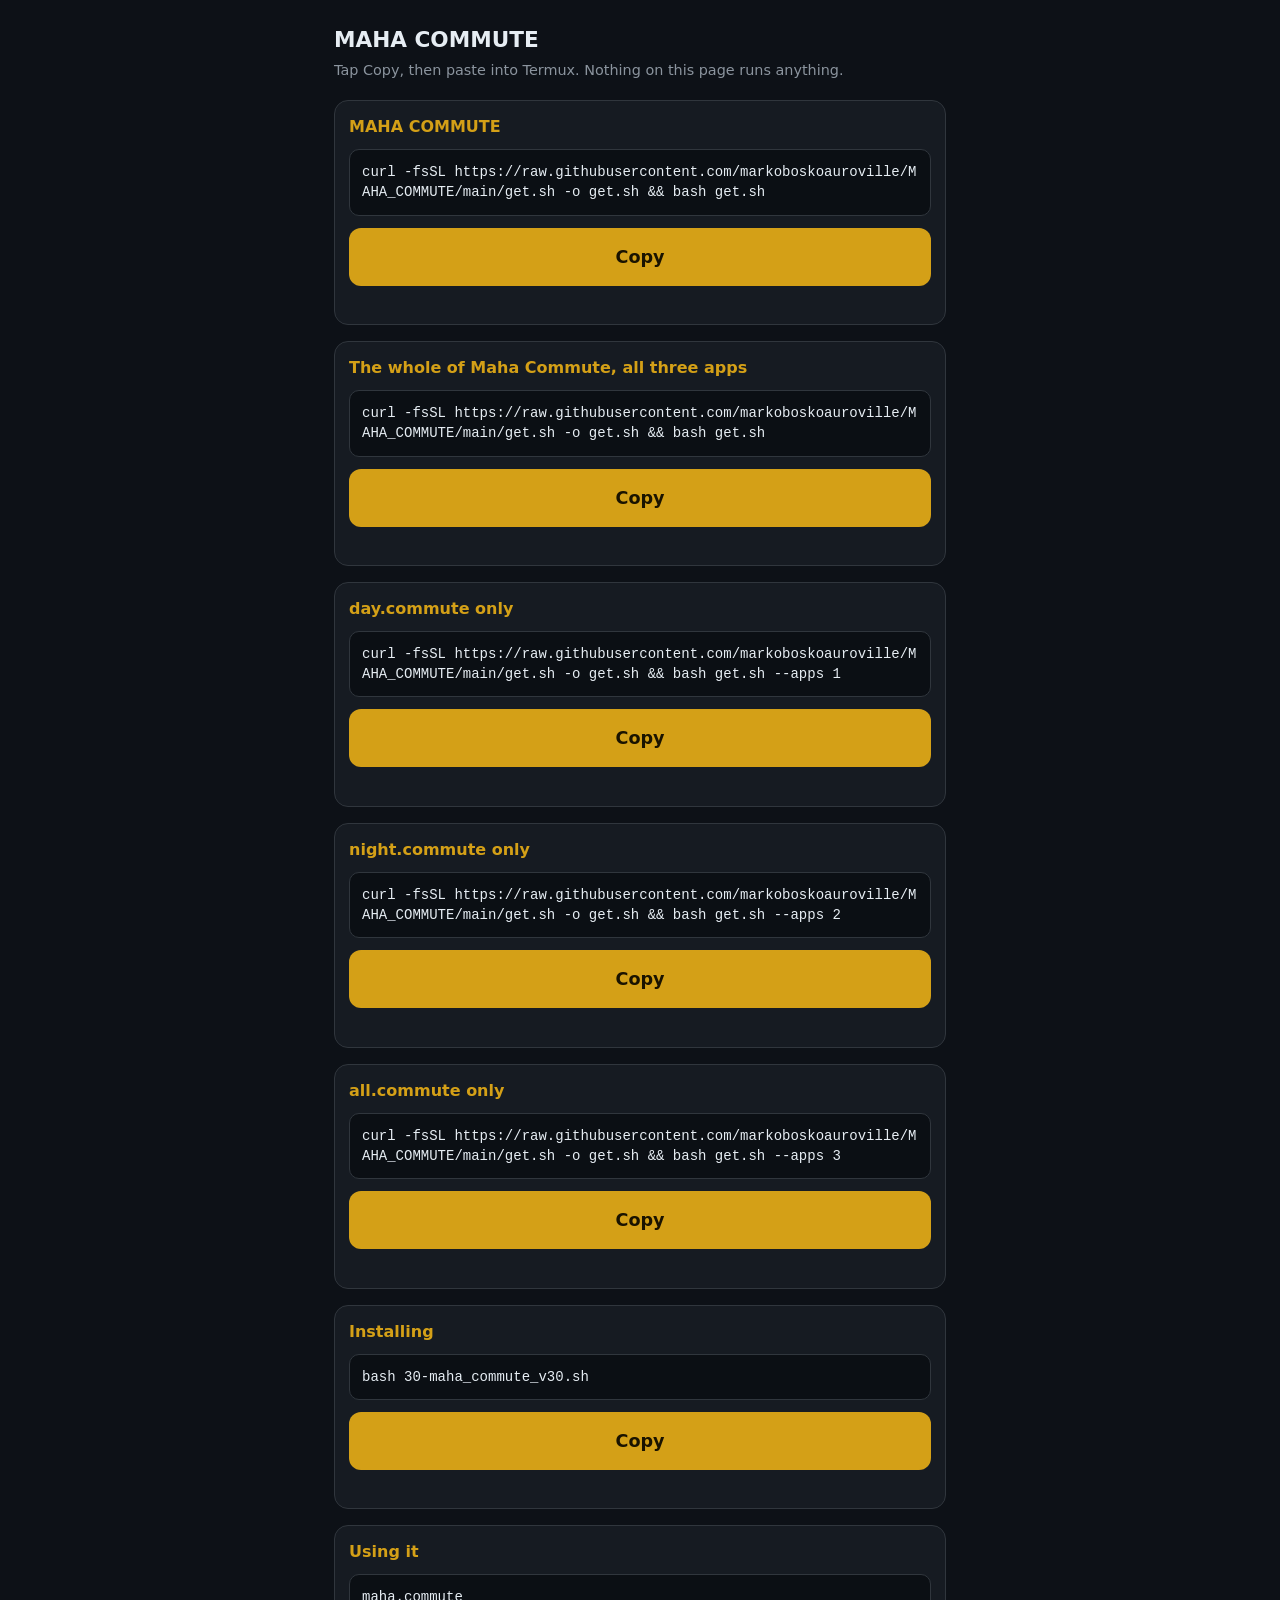
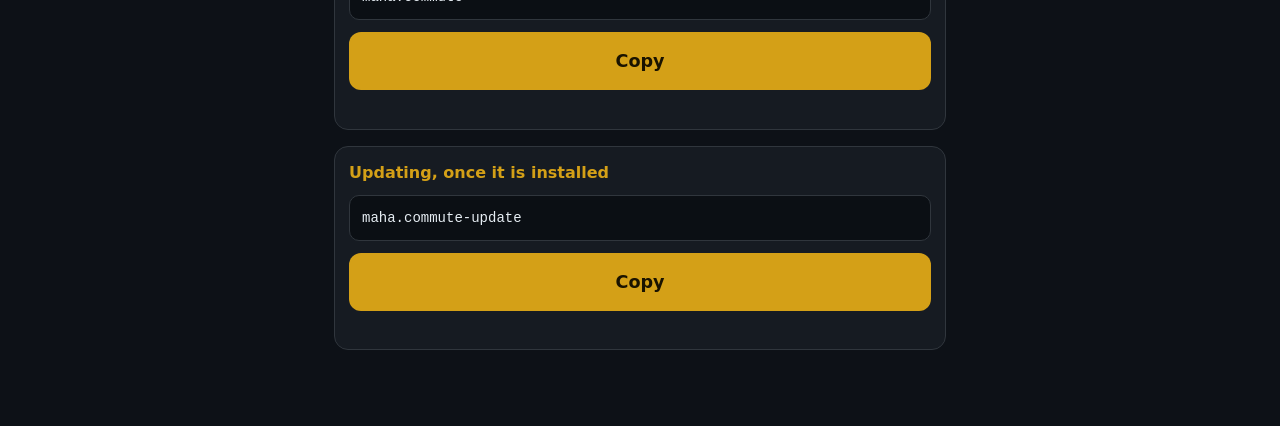
<file: docs/index.html>
<!doctype html><html lang="en"><head><meta charset="utf-8"><meta name="viewport" content="width=device-width,initial-scale=1"><title>MAHA COMMUTE, copy a command</title><style>
:root{--bg:#0d1117;--card:#161b22;--line:#30363d;--text:#e6edf3;--muted:#8b949e;--amber:#d4a017;--ok:#3fb950}
*{box-sizing:border-box}
body{margin:0;background:var(--bg);color:var(--text);font:17px/1.5 system-ui,sans-serif;padding:18px 14px 60px;max-width:640px;margin:auto}
h1{font-size:1.35rem;margin:6px 0 4px}
p.note{color:var(--muted);font-size:.9rem;margin:0 0 18px}
.card{background:var(--card);border:1px solid var(--line);border-radius:14px;padding:14px;margin:0 0 16px}
.card h2{font-size:1rem;margin:0 0 10px;color:var(--amber)}
pre{margin:0 0 12px;background:#0b0f14;border:1px solid var(--line);border-radius:10px;padding:12px;
    white-space:pre-wrap;word-break:break-all;font:14px/1.45 ui-monospace,Menlo,Consolas,monospace;user-select:all;-webkit-user-select:all}
button{display:block;width:100%;min-height:58px;border:0;border-radius:12px;background:var(--amber);color:#1a1300;
       font:700 1.1rem system-ui,sans-serif;cursor:pointer}
button.done{background:var(--ok);color:#04110a}
.hint{color:var(--muted);font-size:.85rem;margin:8px 0 0;min-height:1.2em}
</style></head><body><h1>MAHA COMMUTE</h1><p class="note">Tap Copy, then paste into Termux. Nothing on this page runs anything.</p><section class="card" id="cmd-1"><h2>MAHA COMMUTE</h2><pre>curl -fsSL https://raw.githubusercontent.com/markoboskoauroville/MAHA_COMMUTE/main/get.sh -o get.sh &amp;&amp; bash get.sh</pre><button type="button" onclick="copyCard(this)">Copy</button><p class="hint"></p></section>
<section class="card" id="cmd-2"><h2>The whole of Maha Commute, all three apps</h2><pre>curl -fsSL https://raw.githubusercontent.com/markoboskoauroville/MAHA_COMMUTE/main/get.sh -o get.sh &amp;&amp; bash get.sh</pre><button type="button" onclick="copyCard(this)">Copy</button><p class="hint"></p></section>
<section class="card" id="cmd-3"><h2>day.commute only</h2><pre>curl -fsSL https://raw.githubusercontent.com/markoboskoauroville/MAHA_COMMUTE/main/get.sh -o get.sh &amp;&amp; bash get.sh --apps 1</pre><button type="button" onclick="copyCard(this)">Copy</button><p class="hint"></p></section>
<section class="card" id="cmd-4"><h2>night.commute only</h2><pre>curl -fsSL https://raw.githubusercontent.com/markoboskoauroville/MAHA_COMMUTE/main/get.sh -o get.sh &amp;&amp; bash get.sh --apps 2</pre><button type="button" onclick="copyCard(this)">Copy</button><p class="hint"></p></section>
<section class="card" id="cmd-5"><h2>all.commute only</h2><pre>curl -fsSL https://raw.githubusercontent.com/markoboskoauroville/MAHA_COMMUTE/main/get.sh -o get.sh &amp;&amp; bash get.sh --apps 3</pre><button type="button" onclick="copyCard(this)">Copy</button><p class="hint"></p></section>
<section class="card" id="cmd-6"><h2>Installing</h2><pre>bash 30-maha_commute_v30.sh</pre><button type="button" onclick="copyCard(this)">Copy</button><p class="hint"></p></section>
<section class="card" id="cmd-7"><h2>Using it</h2><pre>maha.commute</pre><button type="button" onclick="copyCard(this)">Copy</button><p class="hint"></p></section>
<section class="card" id="cmd-8"><h2>Updating, once it is installed</h2><pre>maha.commute-update</pre><button type="button" onclick="copyCard(this)">Copy</button><p class="hint"></p></section><script>
function flash(b, msg, ok){ b.textContent = msg; b.classList.toggle('done', !!ok);
  setTimeout(function(){ b.textContent = 'Copy'; b.classList.remove('done'); }, 2200); }
function selectIt(pre){ var r = document.createRange(); r.selectNodeContents(pre);
  var s = getSelection(); s.removeAllRanges(); s.addRange(r); }
async function copyCard(b){
  var pre = b.parentNode.querySelector('pre'), text = pre.textContent, hint = b.parentNode.querySelector('.hint');
  hint.textContent = '';
  try { await navigator.clipboard.writeText(text); flash(b, 'Copied', true); return; } catch (e) {}
  try { var ta = document.createElement('textarea'); ta.value = text; ta.setAttribute('readonly','');
        ta.style.position='fixed'; ta.style.opacity='0'; document.body.appendChild(ta); ta.select();
        var ok = document.execCommand('copy'); document.body.removeChild(ta);
        if (ok) { flash(b, 'Copied', true); return; } } catch (e) {}
  selectIt(pre); hint.textContent = 'The phone would not let a page copy. The command is selected: long-press it and choose Copy.';
}
</script></body></html>
</file>
